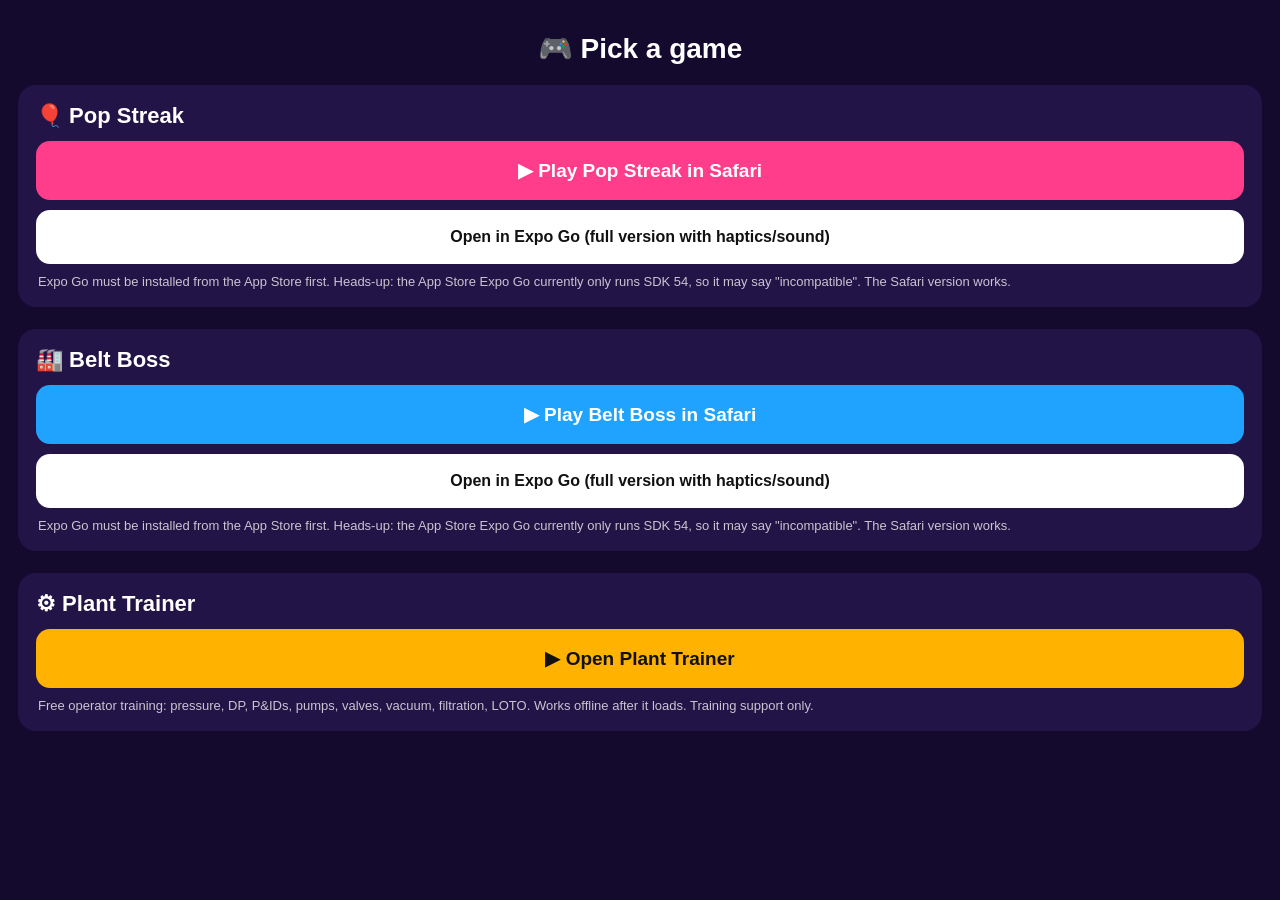
<file: index.html>
<!DOCTYPE html>
<html lang="en"><head><meta charset="utf-8"><meta name="viewport" content="width=device-width, initial-scale=1, viewport-fit=cover">
<title>Play the games</title>
<style>
body{margin:0;font-family:-apple-system,BlinkMacSystemFont,Helvetica,Arial,sans-serif;background:#140a2e;color:#fff;padding:24px 18px 40px}
h1{font-size:28px;margin:8px 0 20px;text-align:center}
.card{background:#231447;border-radius:18px;padding:18px;margin-bottom:22px}
h2{margin:0 0 12px;font-size:22px}
a.btn{display:block;text-align:center;text-decoration:none;font-weight:700;border-radius:14px;padding:18px 12px;margin:10px 0;font-size:19px}
.play{background:#ff3d8b;color:#fff}.play.bb{background:#1fa3ff}.play.pt{background:#ffb300;color:#111}
.expo{background:#fff;color:#111;font-size:16px!important}
p.note{font-size:13px;opacity:.75;margin:6px 2px 0}
</style></head><body>
<h1>🎮 Pick a game</h1>
<div class="card"><h2>🎈 Pop Streak</h2>
<a class="btn play" href="/popstreak/">▶ Play Pop Streak in Safari</a>
<a class="btn expo" href="exp://mkdrf_s-jblaze621-8081.exp.direct">Open in Expo Go (full version with haptics/sound)</a>
<p class="note">Expo Go must be installed from the App Store first. Heads-up: the App Store Expo Go currently only runs SDK 54, so it may say "incompatible". The Safari version works.</p></div>
<div class="card"><h2>🏭 Belt Boss</h2>
<a class="btn play bb" href="/beltboss/">▶ Play Belt Boss in Safari</a>
<a class="btn expo" href="exp://nrym7si-jblaze621-8082.exp.direct">Open in Expo Go (full version with haptics/sound)</a>
<p class="note">Expo Go must be installed from the App Store first. Heads-up: the App Store Expo Go currently only runs SDK 54, so it may say "incompatible". The Safari version works.</p></div>
<div class="card"><h2>&#9881; Plant Trainer</h2>
<a class="btn play pt" href="/planttrainer/">&#9654; Open Plant Trainer</a>
<p class="note">Free operator training: pressure, DP, P&amp;IDs, pumps, valves, vacuum, filtration, LOTO. Works offline after it loads. Training support only.</p></div>
</body></html>
</file>
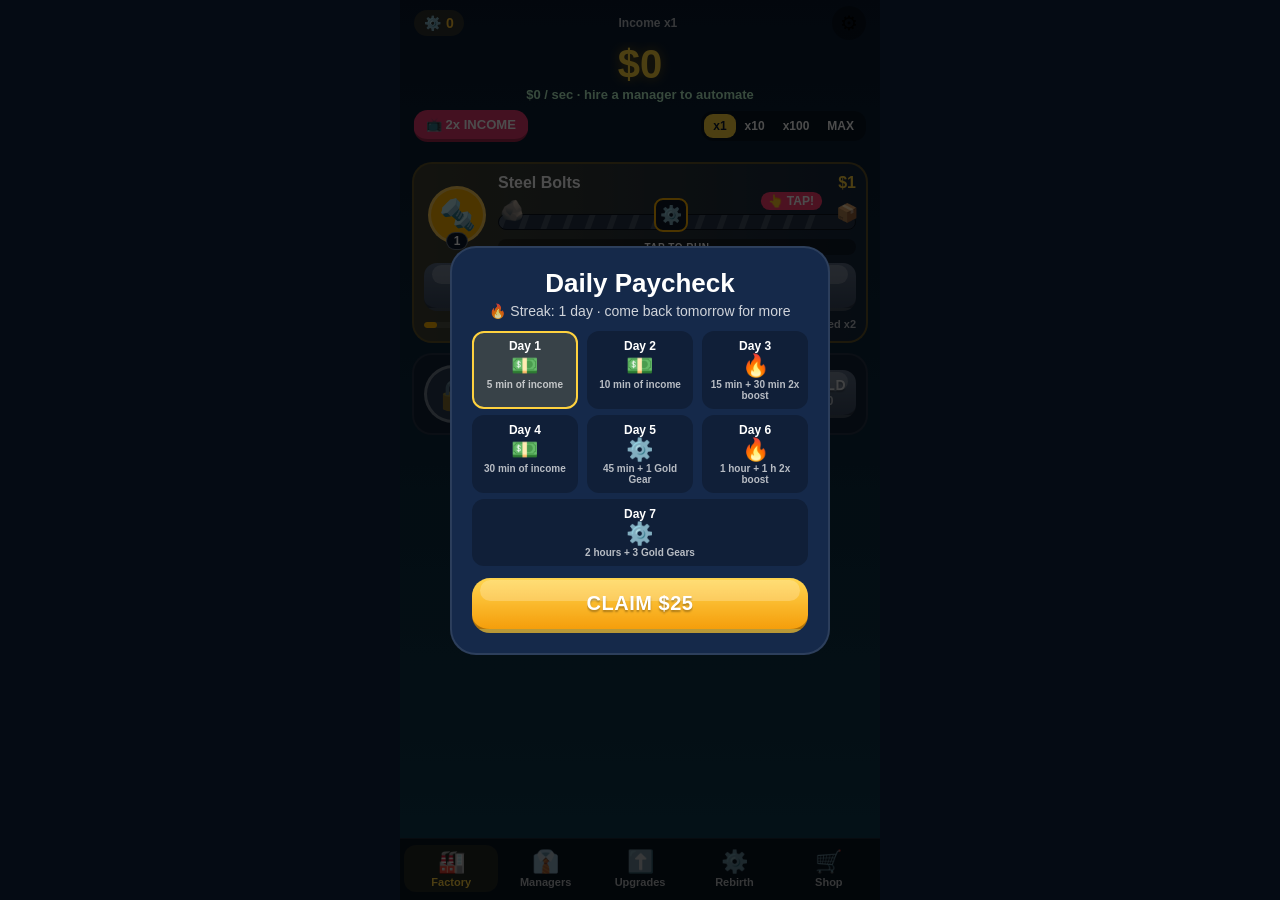
<file: beltboss/index.html>
<!DOCTYPE html>
<html lang="en">
  <head>
    <meta charset="utf-8" />
    <meta httpEquiv="X-UA-Compatible" content="IE=edge" />
    <meta name="viewport" content="width=device-width, initial-scale=1, shrink-to-fit=no" />
    <title>Belt Boss</title>
    <!-- The `react-native-web` recommended style reset: https://necolas.github.io/react-native-web/docs/setup/#root-element -->
    <style id="expo-reset">
      /* These styles make the body full-height */
      html,
      body {
        height: 100%;
      }
      /* These styles disable body scrolling if you are using <ScrollView> */
      body {
        overflow: hidden;
      }
      /* These styles make the root element full-height */
      #root {
        display: flex;
        height: 100%;
        flex: 1;
      }
    </style>
  <meta name="theme-color" content="#0b1a2e">
<link rel="icon" href="/beltboss/favicon.ico"/></head>

  <body>
    <!-- Use static rendering with Expo Router to support running without JavaScript. -->
    <noscript>
      You need to enable JavaScript to run this app.
    </noscript>
    <!-- The root element for your Expo app. -->
    <div id="root"></div>
  <script src="/beltboss/_expo/static/js/web/index-ab75000cd3497e43d7e6ba27391cb65a.js" defer></script>
</body>
</html>
</file>
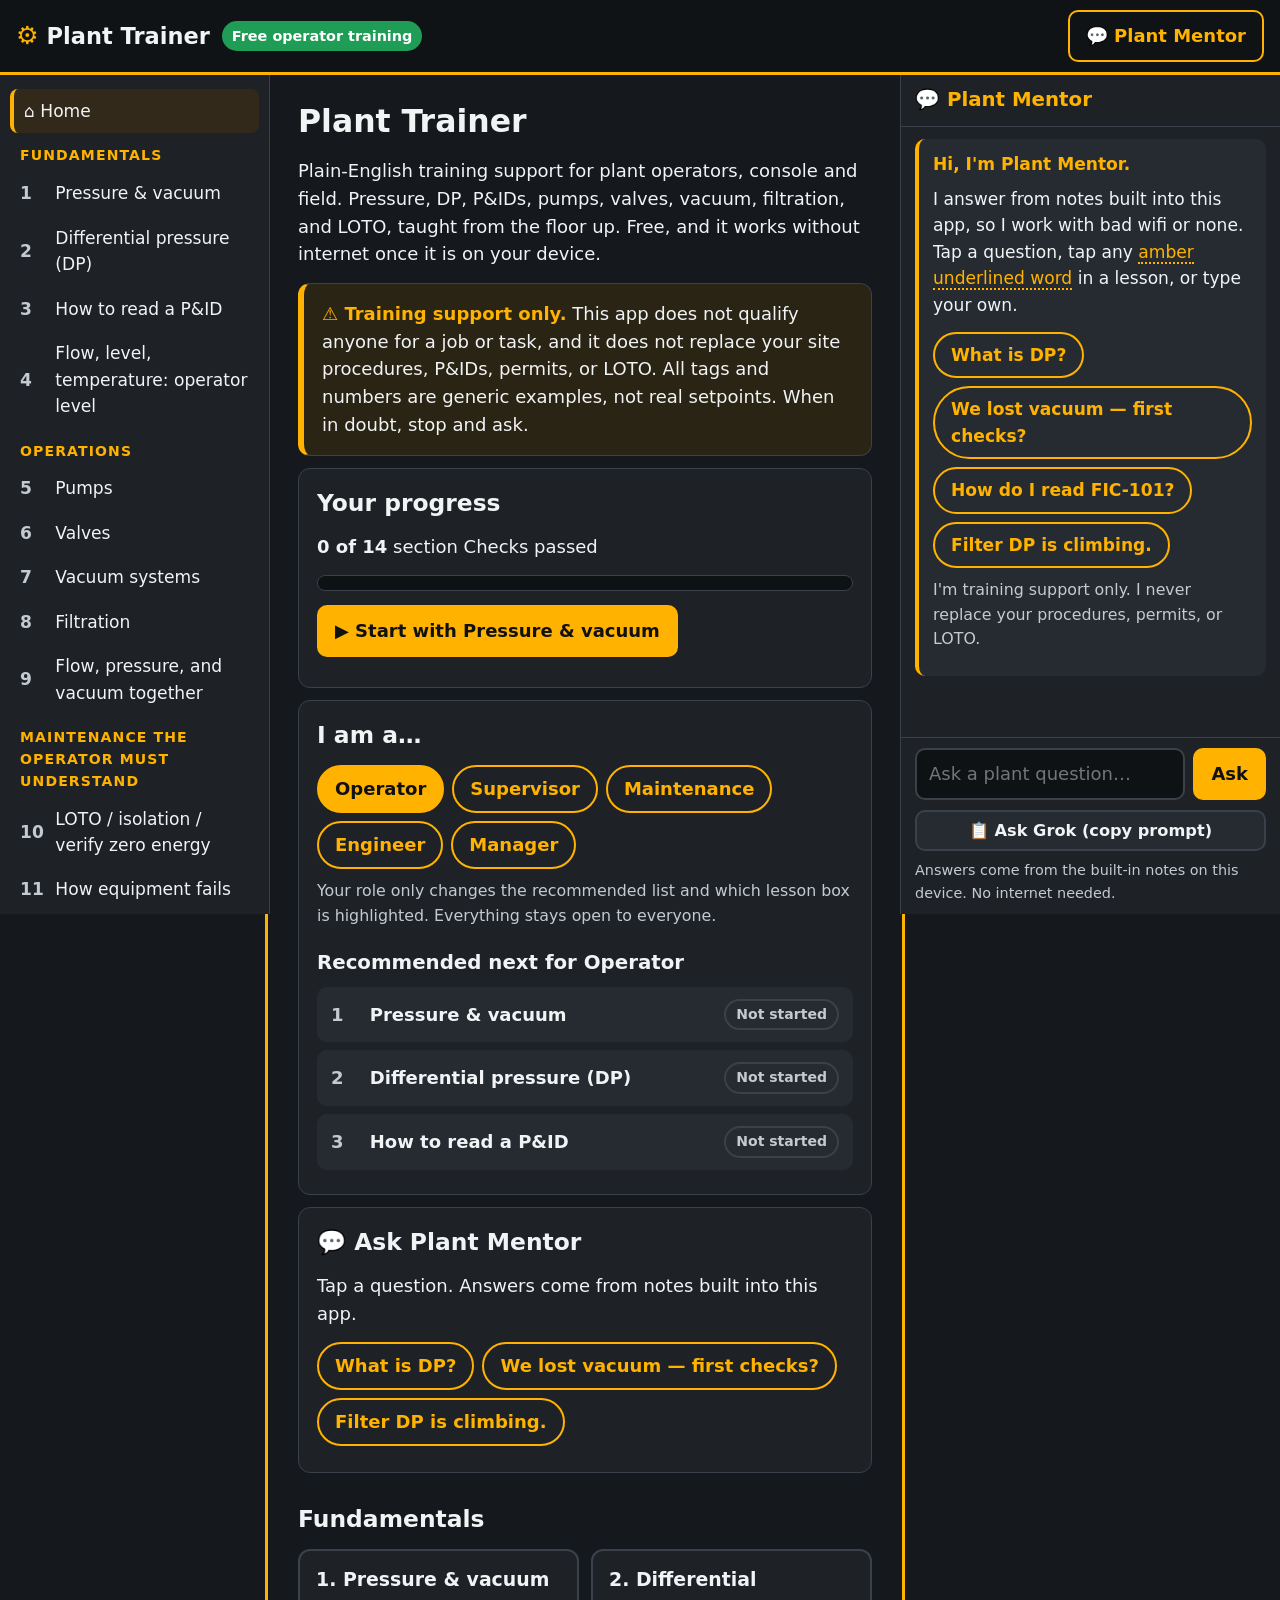
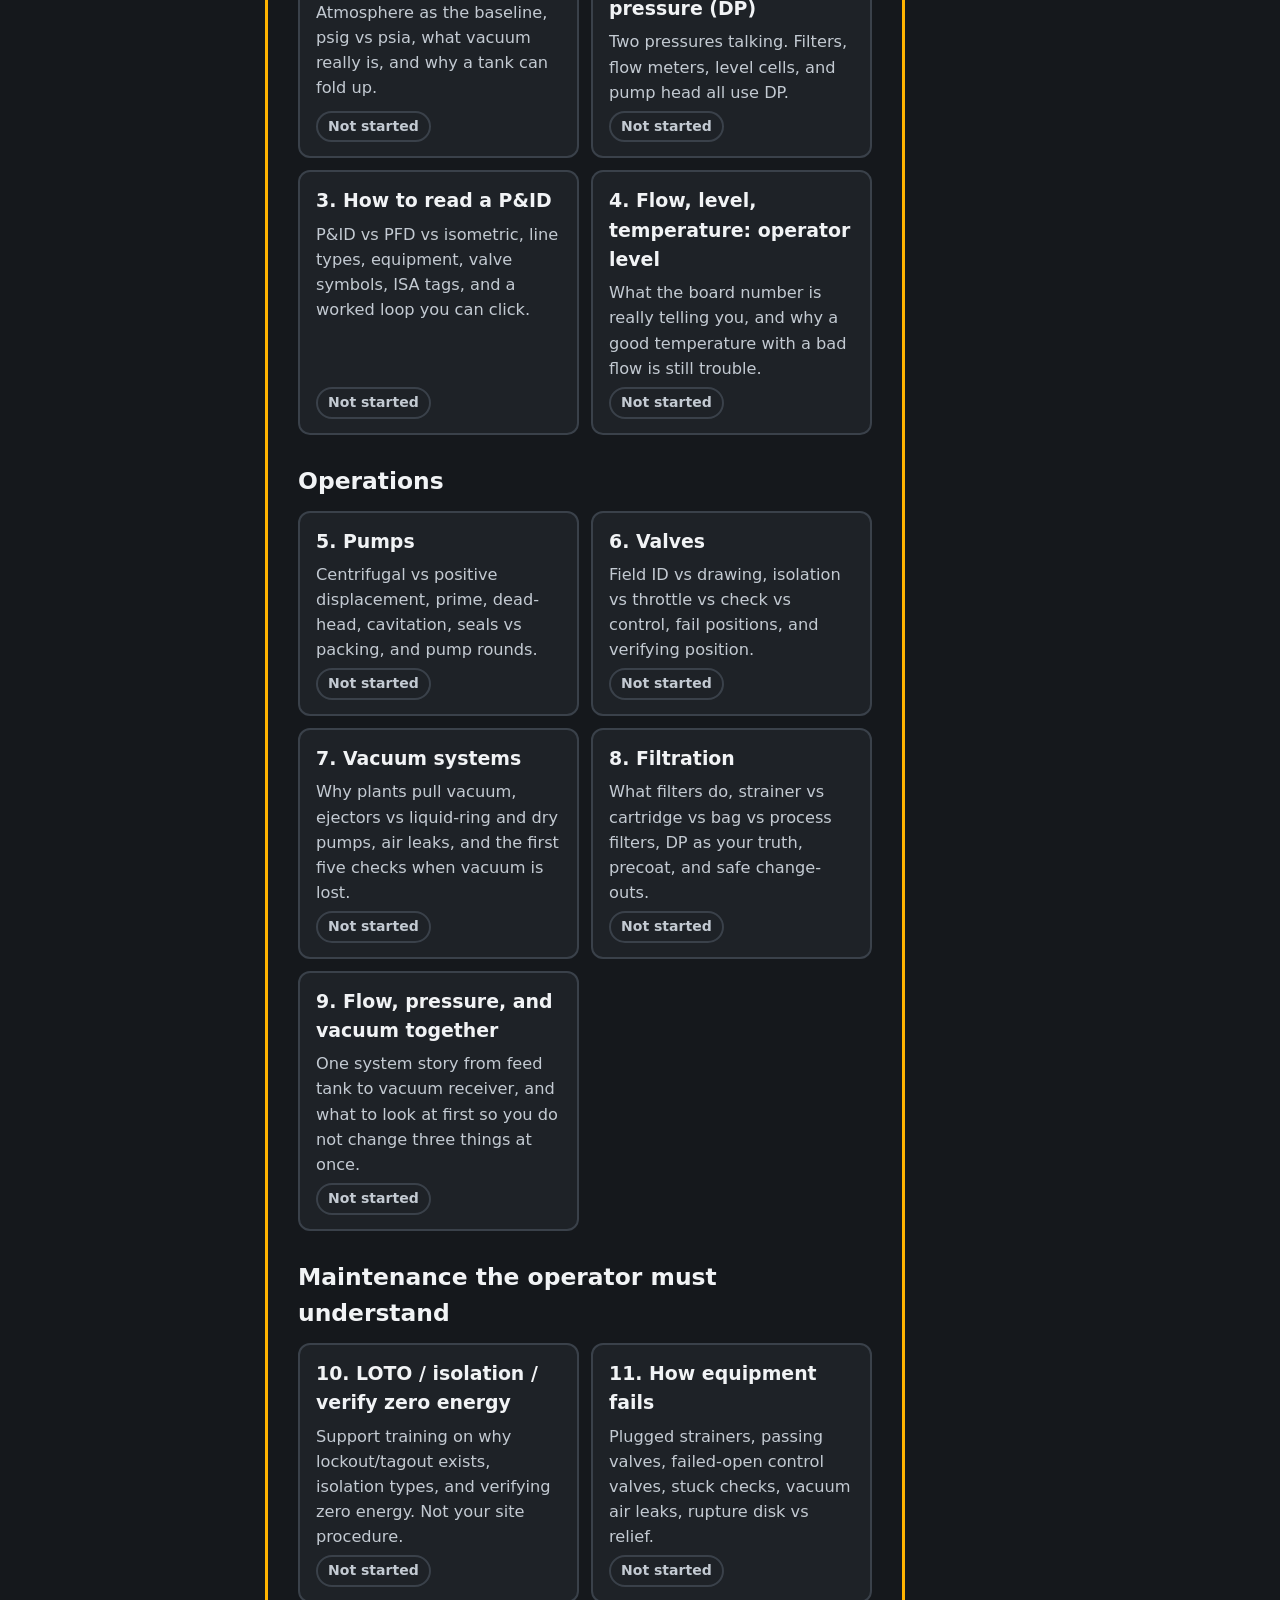
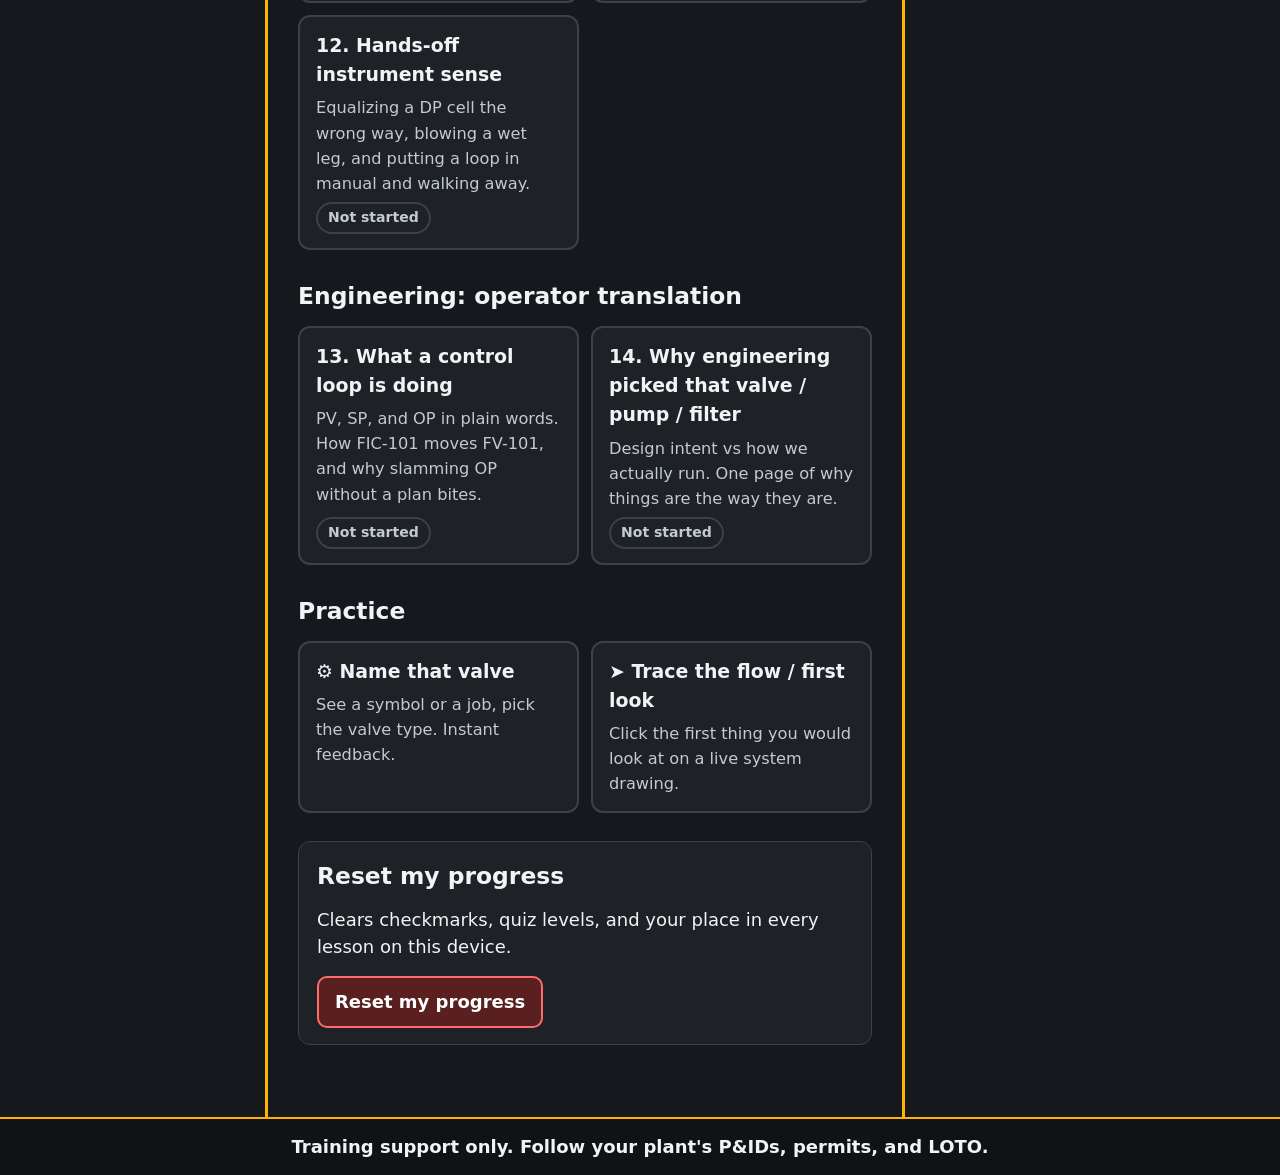
<file: planttrainer/index.html>
<!DOCTYPE html>
<html lang="en">
<head>
<meta charset="utf-8">
<meta name="viewport" content="width=device-width, initial-scale=1, viewport-fit=cover">
<meta name="theme-color" content="#15181c">
<meta name="description" content="Plant Trainer: free, offline-capable training support for manufacturing plant operators. Pressure, DP, P&IDs, pumps, valves, vacuum, filtration, LOTO.">
<title>Plant Trainer · Free operator training</title>
<link rel="stylesheet" href="css/styles.css">
</head>
<body>
<a class="skip" href="#main">Skip to lesson</a>
<header class="topbar">
  <a href="#/home" class="brand" aria-label="Plant Trainer home"><span class="brand-mark" aria-hidden="true">&#9881;</span> Plant Trainer</a>
  <span class="badge">Free operator training</span>
  <span class="topbar-spacer"></span>
  <button id="mentorToggle" class="btn btn-mentor" type="button" aria-controls="mentor" aria-expanded="false">&#128172; Plant Mentor</button>
</header>

<div class="layout" id="layout">
  <nav id="sidebar" class="sidebar" aria-label="Sections"></nav>
  <main id="main" class="main" tabindex="-1"></main>
  <aside id="mentor" class="mentor" aria-label="Plant Mentor">
    <div class="mentor-head">
      <h2>&#128172; Plant Mentor</h2>
      <button id="mentorClose" class="btn btn-small" type="button" aria-label="Close Plant Mentor">Close</button>
    </div>
    <div id="mentorLog" class="mentor-log" aria-live="polite"></div>
    <form id="mentorForm" class="mentor-form" autocomplete="off">
      <label for="mentorInput" class="sr-only">Ask Plant Mentor a question</label>
      <input id="mentorInput" type="text" placeholder="Ask a plant question…" enterkeyhint="send">
      <button class="btn btn-amber" type="submit">Ask</button>
    </form>
    <div class="mentor-grok"><button id="mentorGrok" class="btn btn-small" type="button" title="Copies a prompt to paste into your Grok bot. No internet call from this app.">&#128203; Ask Grok (copy prompt)</button></div>
    <p class="mentor-note">Answers come from the built-in notes on this device. No internet needed.</p>
  </aside>
</div>

<footer class="footer">Training support only. Follow your plant's P&amp;IDs, permits, and LOTO.</footer>

<nav class="bottombar" aria-label="Quick navigation">
  <button type="button" data-nav="home">&#8962;<span>Home</span></button>
  <button type="button" data-nav="sections">&#9776;<span>Sections</span></button>
  <button type="button" data-nav="mentor">&#128172;<span>Mentor</span></button>
  <button type="button" data-nav="check">&#10003;<span>Check</span></button>
</nav>

<div id="toast" class="toast" role="status" aria-live="polite"></div>

<script src="js/content.js"></script>
<script src="js/app.js"></script>
</body>
</html>
</file>
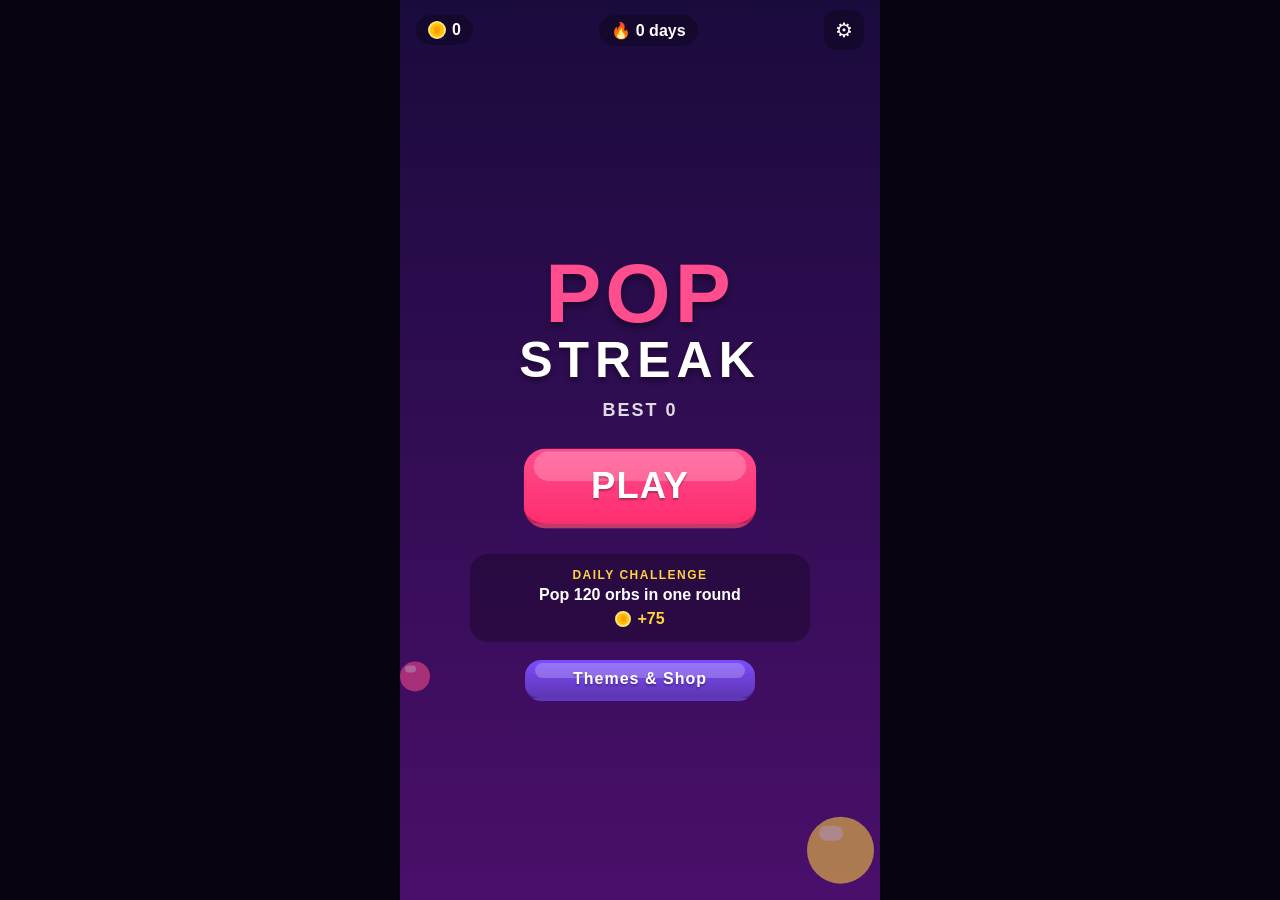
<file: popstreak/index.html>
<!DOCTYPE html>
<html lang="en">
  <head>
    <meta charset="utf-8" />
    <meta httpEquiv="X-UA-Compatible" content="IE=edge" />
    <meta name="viewport" content="width=device-width, initial-scale=1, shrink-to-fit=no" />
    <title>Pop Streak</title>
    <!-- The `react-native-web` recommended style reset: https://necolas.github.io/react-native-web/docs/setup/#root-element -->
    <style id="expo-reset">
      /* These styles make the body full-height */
      html,
      body {
        height: 100%;
      }
      /* These styles disable body scrolling if you are using <ScrollView> */
      body {
        overflow: hidden;
      }
      /* These styles make the root element full-height */
      #root {
        display: flex;
        height: 100%;
        flex: 1;
      }
    </style>
  <meta name="theme-color" content="#1a0b3d">
<link rel="icon" href="/popstreak/favicon.ico"/></head>

  <body>
    <!-- Use static rendering with Expo Router to support running without JavaScript. -->
    <noscript>
      You need to enable JavaScript to run this app.
    </noscript>
    <!-- The root element for your Expo app. -->
    <div id="root"></div>
  <script src="/popstreak/_expo/static/js/web/index-58bf5be6d3ffec4ed54aaad9e56d0ac1.js" defer></script>
</body>
</html>
</file>
<file: planttrainer/css/styles.css>
/* Plant Trainer — dark industrial theme. No external fonts or assets. */
:root{
  --bg:#15181c; --panel:#1e2227; --panel2:#262b32; --line:#3a414a;
  --text:#f1f3f5; --muted:#c3cad2; --amber:#ffb300; --amber-dk:#d99500;
  --green:#34d27b; --green-dk:#1f9d57; --red:#ff6b6b; --blue:#7cc4ff;
  --radius:12px; --tap:48px;
  --font:system-ui,-apple-system,"Segoe UI",Roboto,Helvetica,Arial,sans-serif;
}
*{box-sizing:border-box}
html{font-size:18px;-webkit-text-size-adjust:100%}
body{margin:0;background:var(--bg);color:var(--text);font-family:var(--font);line-height:1.55;min-height:100vh;display:flex;flex-direction:column}
a{color:var(--amber)}
a:focus-visible,button:focus-visible,input:focus-visible,summary:focus-visible,[tabindex]:focus-visible{outline:3px solid var(--amber);outline-offset:2px}
.sr-only{position:absolute;width:1px;height:1px;overflow:hidden;clip:rect(0 0 0 0)}
.skip{position:absolute;left:-999px;top:0;background:var(--amber);color:#000;padding:8px 12px;z-index:99}
.skip:focus{left:8px}
h1{font-size:1.75rem;line-height:1.2;margin:.2em 0 .5em}
h2{font-size:1.3rem;margin:1.2em 0 .5em}
h3{font-size:1.1rem;margin:1em 0 .4em}
p{margin:.5em 0 .8em}
code,.tag{font-family:ui-monospace,Menlo,Consolas,monospace;background:#0f1215;border:1px solid var(--line);border-radius:6px;padding:0 .3em;color:var(--amber);white-space:nowrap}

/* Top bar */
.topbar{position:sticky;top:0;z-index:30;display:flex;align-items:center;gap:12px;padding:10px 16px;background:#101316;border-bottom:3px solid var(--amber)}
.brand{font-weight:800;font-size:1.25rem;color:var(--text);text-decoration:none;display:flex;align-items:center;gap:8px}
.brand-mark{color:var(--amber);font-size:1.4rem}
.badge{background:var(--green-dk);color:#fff;font-weight:700;font-size:.8rem;padding:4px 10px;border-radius:999px;white-space:nowrap}
.topbar-spacer{flex:1}

/* Buttons */
.btn{appearance:none;border:2px solid var(--line);background:var(--panel2);color:var(--text);font:inherit;font-weight:700;border-radius:10px;min-height:var(--tap);padding:10px 16px;cursor:pointer;display:inline-flex;align-items:center;justify-content:center;gap:8px;text-decoration:none;text-align:center}
.btn:hover{border-color:var(--amber)}
.btn-amber{background:var(--amber);border-color:var(--amber);color:#111}
.btn-amber:hover{background:#ffc53d}
.btn-green{background:var(--green-dk);border-color:var(--green);color:#fff}
.btn-danger{background:#5a1f1f;border-color:var(--red);color:#fff}
.btn-small{min-height:40px;padding:6px 12px;font-size:.9rem}
.btn-mentor{background:#101316;border-color:var(--amber);color:var(--amber)}
.btn-row{display:flex;flex-wrap:wrap;gap:10px;margin:14px 0}
.chip{appearance:none;font:inherit;font-weight:600;border:2px solid var(--amber);background:transparent;color:var(--amber);border-radius:999px;padding:8px 16px;min-height:44px;cursor:pointer;text-align:left}
.chip:hover,.chip[aria-pressed="true"]{background:var(--amber);color:#111}
.chips{display:flex;flex-wrap:wrap;gap:8px;margin:10px 0}

/* Layout */
.layout{flex:1;display:grid;grid-template-columns:270px minmax(0,1fr) 380px;min-height:0}
.sidebar{background:var(--panel);border-right:1px solid var(--line);padding:14px 10px 30px;overflow-y:auto;position:sticky;top:61px;height:calc(100vh - 61px)}
.main{padding:22px 28px 60px;max-width:900px;width:100%;margin:0 auto;outline:none}
.mentor{background:var(--panel);border-left:1px solid var(--line);display:flex;flex-direction:column;position:sticky;top:61px;height:calc(100vh - 61px)}

/* Sidebar */
.side-group{margin:12px 0 4px;padding:0 10px;font-size:.78rem;letter-spacing:.08em;text-transform:uppercase;color:var(--amber);font-weight:800}
.side-link{display:flex;align-items:center;gap:8px;padding:9px 10px;min-height:44px;border-radius:8px;color:var(--text);text-decoration:none;font-size:.95rem}
.side-link:hover{background:var(--panel2)}
.side-link.active{background:#33291a;border-left:4px solid var(--amber)}
.side-num{display:inline-block;min-width:1.6em;color:var(--muted);font-weight:700}
.side-state{margin-left:auto;font-weight:800}
.state-pass{color:var(--green)}
.state-prog{color:var(--amber)}
.side-reset{margin:18px 10px 0;width:calc(100% - 20px)}

/* Cards */
.card{background:var(--panel);border:1px solid var(--line);border-radius:var(--radius);padding:16px 18px;margin:12px 0}
.disclaimer{border-left:6px solid var(--amber);background:#2a2415}
.disclaimer strong{color:var(--amber)}
.grid{display:grid;grid-template-columns:repeat(auto-fill,minmax(250px,1fr));gap:12px}
.mod-card{display:flex;flex-direction:column;gap:6px;background:var(--panel);border:2px solid var(--line);border-radius:var(--radius);padding:14px 16px;color:var(--text);text-decoration:none;min-height:130px}
.mod-card:hover{border-color:var(--amber)}
.mod-card h3{margin:0;font-size:1.05rem}
.mod-card p{margin:0;color:var(--muted);font-size:.9rem}
.mod-card.passed{border-color:var(--green-dk)}
.status{align-self:flex-start;font-size:.78rem;font-weight:800;padding:3px 10px;border-radius:999px;border:2px solid var(--line);color:var(--muted);margin-top:auto}
.status.prog{border-color:var(--amber);color:var(--amber)}
.status.pass{border-color:var(--green);color:var(--green)}
.progressbar{height:16px;background:#0f1215;border:1px solid var(--line);border-radius:999px;overflow:hidden;margin:8px 0}
.progressbar>span{display:block;height:100%;background:linear-gradient(90deg,var(--green-dk),var(--green))}
.rec-list{list-style:none;padding:0;margin:0}
.rec-list li{margin:8px 0}
.rec-list a{display:flex;gap:10px;align-items:center;padding:12px 14px;min-height:var(--tap);background:var(--panel2);border-radius:10px;color:var(--text);text-decoration:none;font-weight:600}
.rec-list a:hover{outline:2px solid var(--amber)}

/* Lesson */
.crumbs{color:var(--muted);font-size:.9rem}
.crumbs a{color:var(--muted)}
.steps-nav{display:flex;flex-wrap:wrap;gap:6px;margin:10px 0 16px}
.steps-nav a{min-width:44px;min-height:44px;display:inline-flex;align-items:center;justify-content:center;border-radius:8px;border:2px solid var(--line);color:var(--text);text-decoration:none;font-weight:700;padding:0 10px}
.steps-nav a.cur{border-color:var(--amber);background:#33291a}
.steps-nav a.check{border-color:var(--green-dk)}
.block{border-radius:var(--radius);padding:14px 18px;margin:14px 0;border:1px solid var(--line);background:var(--panel)}
.block>h3{margin-top:0;font-size:.85rem;text-transform:uppercase;letter-spacing:.08em}
.b-floor h3{color:var(--blue)}
.b-words h3{color:var(--amber)}
.b-pic h3{color:var(--muted)}
.b-bite{border-left:6px solid var(--red);background:#2a1a1c}
.b-bite h3{color:var(--red)}
.b-head{border-left:6px solid var(--green-dk)}
.b-head h3{color:var(--green)}
.field-warn{border:2px solid var(--amber);background:#2a2415;border-radius:var(--radius);padding:12px 16px;margin:14px 0}
.field-warn strong{color:var(--amber)}
.term{color:var(--amber);border-bottom:2px dotted var(--amber);cursor:pointer;font-weight:600}
.term:hover{background:#3a2e12}
table{border-collapse:collapse;width:100%;margin:6px 0;font-size:.95rem}
th,td{border:1px solid var(--line);padding:8px 10px;text-align:left;vertical-align:top}
th{background:var(--panel2);color:var(--amber)}
.table-wrap{overflow-x:auto}
details.lead{border:1px solid var(--line);border-radius:var(--radius);margin:12px 0;background:var(--panel)}
details.lead summary{cursor:pointer;padding:12px 16px;font-weight:800;min-height:var(--tap);list-style-position:inside}
details.lead .lead-body{padding:0 18px 12px}
details.lead.emph{border:2px solid var(--amber)}
details.lead.emph summary::after{content:"  ← for your role";color:var(--amber);font-weight:600;font-size:.85rem}
.reveal{margin-top:6px}
.reveal-answer{background:#15261c;border:1px solid var(--green-dk);border-radius:8px;padding:10px 12px;margin-top:8px}

/* SVG figures */
.fig{width:100%;height:auto;max-height:340px;display:block;background:#0f1215;border:1px solid var(--line);border-radius:10px}
.fig text{fill:var(--text);font-family:var(--font);font-size:13px}
.fig .sm{font-size:11px;fill:var(--muted)}
.fig .lb{font-weight:700}
.fig .am{fill:var(--amber)} .fig .gt{fill:var(--green)} .fig .rt{fill:var(--red)} .fig .bt{fill:var(--blue)}
.fig .ln{stroke:#d6dde4;stroke-width:3;fill:none}
.fig .th{stroke:#d6dde4;stroke-width:1.5;fill:none}
.fig .sig{stroke:var(--blue);stroke-width:1.5;fill:none;stroke-dasharray:5 4}
.fig .eq{stroke:#d6dde4;stroke-width:2.5;fill:#1e2227}
.fig .liq{fill:#1d4f7a;stroke:none}
.fig .amb{stroke:var(--amber);stroke-width:3;fill:none}
.fig .grn{stroke:var(--green);stroke-width:3;fill:none}
.fig .red{stroke:var(--red);stroke-width:3;fill:none}
.fig .bub{fill:#1e2227;stroke:#d6dde4;stroke-width:2}
.fig .fillam{fill:var(--amber)} .fig .fillgr{fill:var(--green)} .fig .fillrd{fill:var(--red)}
.fig .svg-term,.fig [data-part]{cursor:pointer}
.fig .svg-term:hover .eq,.fig .svg-term:hover .bub,.fig [data-part]:hover .eq,.fig [data-part]:hover .bub{stroke:var(--amber);stroke-width:3.5}
.fig .hit{fill:transparent}
.fig .picked .eq,.fig .picked .bub{stroke:var(--red)!important;stroke-width:4}
.fig .right .eq,.fig .right .bub{stroke:var(--green)!important;stroke-width:4}
.fig-note{color:var(--muted);font-size:.88rem;margin-top:6px}

/* Quiz */
.quiz-meta{display:flex;flex-wrap:wrap;gap:10px;align-items:center;color:var(--muted);font-weight:700}
.pill{border:2px solid var(--line);border-radius:999px;padding:2px 12px;font-size:.85rem}
.pill.lvl{border-color:var(--blue);color:var(--blue)}
.q-text{font-size:1.15rem;font-weight:700;margin:12px 0}
.choices{display:grid;gap:10px}
.choice{appearance:none;font:inherit;text-align:left;background:var(--panel2);color:var(--text);border:2px solid var(--line);border-radius:10px;padding:12px 16px;min-height:var(--tap);cursor:pointer}
.choice:hover:not([disabled]){border-color:var(--amber)}
.choice[disabled]{cursor:default;opacity:.85}
.choice.correct{border-color:var(--green);background:#15301f;opacity:1}
.choice.wrong{border-color:var(--red);background:#3a1a1a;opacity:1}
.feedback{border-radius:10px;padding:12px 16px;margin:14px 0}
.feedback.ok{background:#15301f;border:2px solid var(--green)}
.feedback.bad{background:#3a1a1a;border:2px solid var(--red)}
.result{text-align:center;padding:24px}
.result .big{font-size:3rem;font-weight:900}
.result.pass .big{color:var(--green)}
.result.fail .big{color:var(--amber)}
.dots{display:flex;gap:6px}
.dot{width:14px;height:14px;border-radius:50%;background:var(--line)}
.dot.ok{background:var(--green)} .dot.bad{background:var(--red)}

/* Mentor */
.mentor-head{display:flex;align-items:center;justify-content:space-between;padding:10px 14px;border-bottom:1px solid var(--line)}
.mentor-head h2{margin:0;font-size:1.1rem;color:var(--amber)}
#mentorClose{display:none}
.mentor-log{flex:1;overflow-y:auto;padding:12px 14px}
.msg{margin:0 0 12px;padding:12px 14px;border-radius:10px;background:var(--panel2);font-size:.95rem}
.msg.user{background:#33291a;border:1px solid var(--amber-dk);margin-left:30px}
.msg.bot{border-left:4px solid var(--amber)}
.msg h4{margin:0 0 6px;color:var(--amber)}
.msg .msg-actions{display:flex;flex-wrap:wrap;gap:6px;margin-top:10px}
.msg .msg-actions .btn{min-height:40px;padding:6px 10px;font-size:.85rem}
.msg .extra{margin-top:8px;padding-top:8px;border-top:1px dashed var(--line)}
.msg textarea{width:100%;min-height:110px;background:#0f1215;color:var(--text);border:1px solid var(--line);border-radius:8px;font:inherit;font-size:.85rem;margin-top:8px}
.mentor-form{display:flex;gap:8px;padding:10px 14px;border-top:1px solid var(--line)}
.mentor-form input{flex:1;min-width:0;min-height:var(--tap);background:#0f1215;color:var(--text);border:2px solid var(--line);border-radius:10px;padding:8px 12px;font:inherit}
.mentor-grok{padding:0 14px 8px}
.mentor-grok .btn{width:100%}
.mentor-note{margin:0;padding:0 14px 10px;color:var(--muted);font-size:.8rem}

/* Games */
.game-q{font-size:1.15rem;font-weight:700}
.game-sym{max-width:260px;margin:10px 0}
.score{font-weight:800;color:var(--green)}

/* Toast */
.toast{position:fixed;left:50%;bottom:90px;transform:translateX(-50%) translateY(20px);background:var(--green-dk);color:#fff;font-weight:800;padding:14px 22px;border-radius:12px;box-shadow:0 8px 30px rgba(0,0,0,.5);opacity:0;pointer-events:none;transition:opacity .2s,transform .2s;z-index:100;max-width:92vw;text-align:center;border:2px solid var(--green)}
.toast.show{opacity:1;transform:translateX(-50%) translateY(0)}

/* Footer + bottom bar */
.footer{padding:14px 18px;text-align:center;background:#101316;border-top:2px solid var(--amber);color:var(--text);font-weight:600}
.bottombar{display:none}

/* Tablet / phone */
@media (max-width:1180px){
  .layout{grid-template-columns:240px minmax(0,1fr)}
  .mentor{position:fixed;right:0;top:61px;bottom:0;width:min(420px,100vw);height:auto;z-index:40;transform:translateX(105%);transition:transform .2s;box-shadow:-10px 0 30px rgba(0,0,0,.5)}
  body.mentor-open .mentor{transform:none}
  #mentorClose{display:inline-flex}
}
@media (max-width:820px){
  html{font-size:17px}
  .layout{grid-template-columns:minmax(0,1fr)}
  .sidebar{display:none}
  .main{padding:16px 14px 110px}
  .badge{font-size:.7rem}
  .btn-mentor{display:none}
  .mentor{top:0;bottom:64px;width:100vw;z-index:60}
  .footer{padding-bottom:84px;font-size:.9rem}
  .bottombar{display:grid;grid-template-columns:repeat(4,1fr);position:fixed;left:0;right:0;bottom:0;z-index:70;background:#101316;border-top:3px solid var(--amber);padding-bottom:env(safe-area-inset-bottom)}
  .bottombar button{appearance:none;background:none;border:0;color:var(--text);font:inherit;font-size:1.3rem;min-height:64px;display:flex;flex-direction:column;align-items:center;justify-content:center;cursor:pointer}
  .bottombar button span{font-size:.75rem;font-weight:700}
  .bottombar button.on{color:var(--amber)}
  .toast{bottom:84px}
  h1{font-size:1.5rem}
}
</file>
